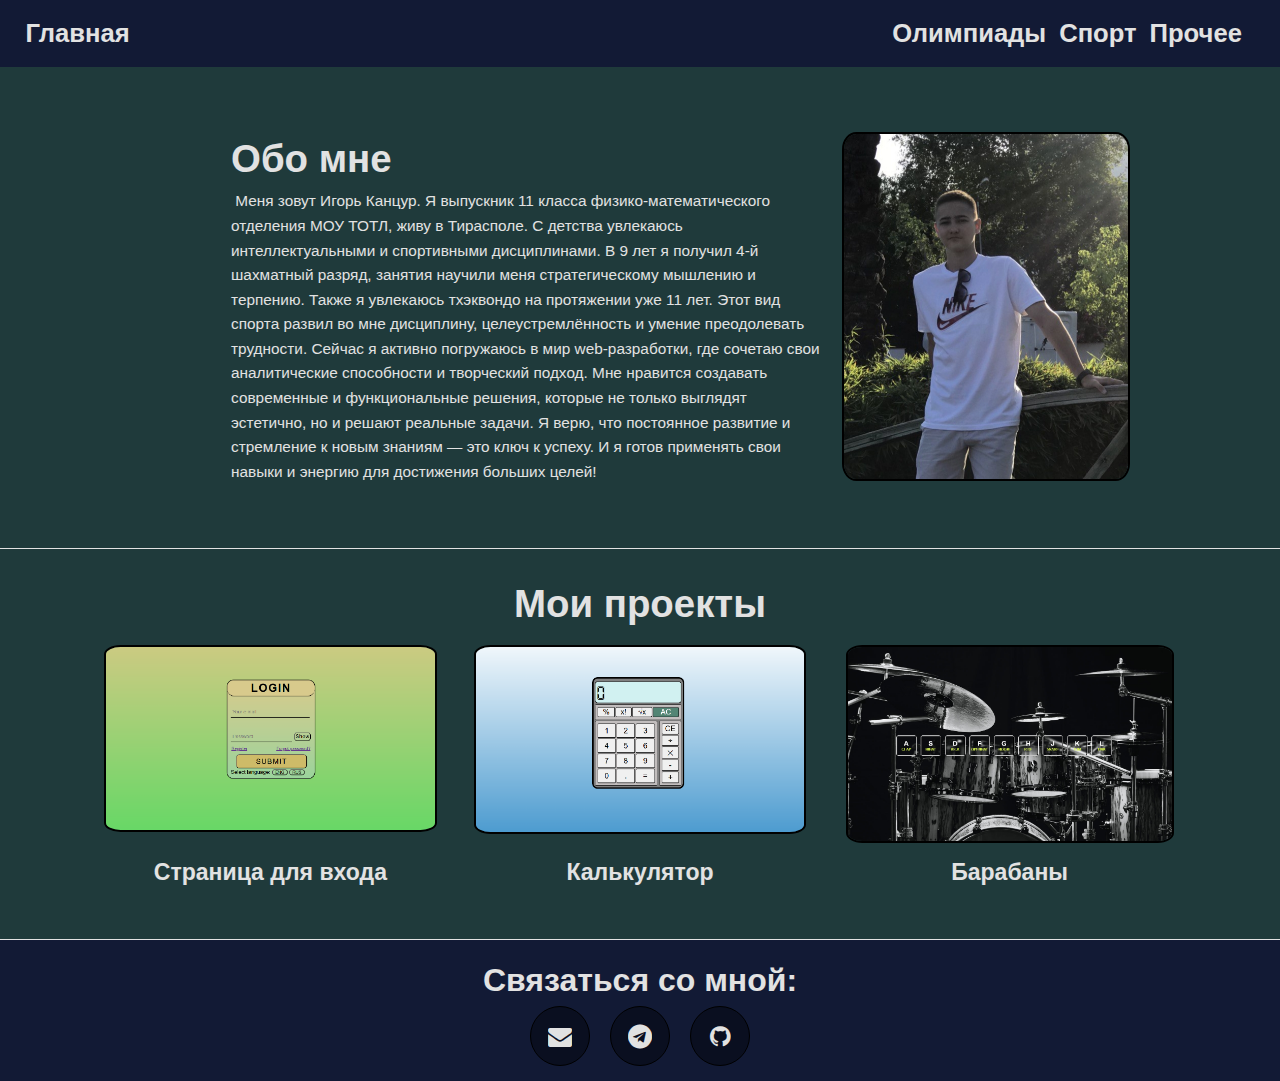
<file: index.html>
<!DOCTYPE html>
<html lang="ru">
<head>
    <meta charset="UTF-8">
    <meta name="viewport" content="width=device-width, initial-scale=1.0">
    <title>Портфолио Канцур Игоря</title>
    <link rel="stylesheet" href="styles/style-i.css">
    <link rel="stylesheet" href="font-awesome-4.7.0/css/font-awesome.min.css">
</head>
<body>
    <header>
        <div class="nav"><a href="index.html">Главная</a></div>
        <div style="display: flex;">
            <div class="nav"><a href="olimpiadi.html">Олимпиады</a></div>
            <div class="nav"><a href="sport.html">Спорт</a></div>
            <div class="nav"><a href="other.html">Прочее</a></div>
        </div>
    </header>
    <main>
        <section id="about">
            <div id="info">
                <h1>Обо мне</h1>
                <div>&nbsp;Меня зовут Игорь Канцур.
                    Я выпускник 11 класса физико-математического отделения МОУ ТОТЛ, живу в Тирасполе. С детства увлекаюсь интеллектуальными и спортивными дисциплинами. В 9 лет я получил 4-й шахматный разряд, занятия научили меня стратегическому мышлению и терпению. Также я увлекаюсь тхэквондо на протяжении уже 11 лет. Этот вид спорта развил во мне дисциплину, целеустремлённость и умение преодолевать трудности.
                    
                    Сейчас я активно погружаюсь в мир web-разработки, где сочетаю свои аналитические способности и творческий подход. Мне нравится создавать современные и функциональные решения, которые не только выглядят эстетично, но и решают реальные задачи.
                    
                    Я верю, что постоянное развитие и стремление к новым знаниям — это ключ к успеху. И я готов применять свои навыки и энергию для достижения больших целей!</div>
            </div>
            <img id="photo" src="images/me.jpg">
        </section>

        <section id="projects">
            <h1>Мои проекты</h1>
            <div id="examples">
                <a class="project-url" href="https://kantsler.github.io/login-page/"><img class="project-image" src="images/examplesofprojects/login-page.png"></a>
                <a class="project-url" href="https://kantsler.github.io/calculator/"><img class="project-image" src="images/examplesofprojects/calculator.png"></a>
                <a class="project-url" href="https://kantsler.github.io/drums/"><img class="project-image" src="images/examplesofprojects/drums.png"></a>
                <div class="project-name">Страница для входа</div>
                <div class="project-name">Калькулятор</div>
                <div class="project-name">Барабаны</div>
            </div>
        </section>
    </main>
    <footer id="contact">
        <div style="font-size: 2.5vmax; font-weight: bolder;">Связаться со мной:</div>
        <div id="logos">
            <a href="mailto:igorkantsur07@gmail.com"><div class="cont-logo mail"><i class="fa fa-envelope" aria-hidden="true"></i></div></a>
            <a href="https://t.me/igorkantsur"><div class="cont-logo telegram"><i class="fa fa-telegram" aria-hidden="true"></i></div></a>
            <a href="https://github.com/Kantsler"><div class="cont-logo github"><i class="fa fa-github" aria-hidden="true"></i></div></a>
        </div>
    </footer>
</body>
</html>
</file>
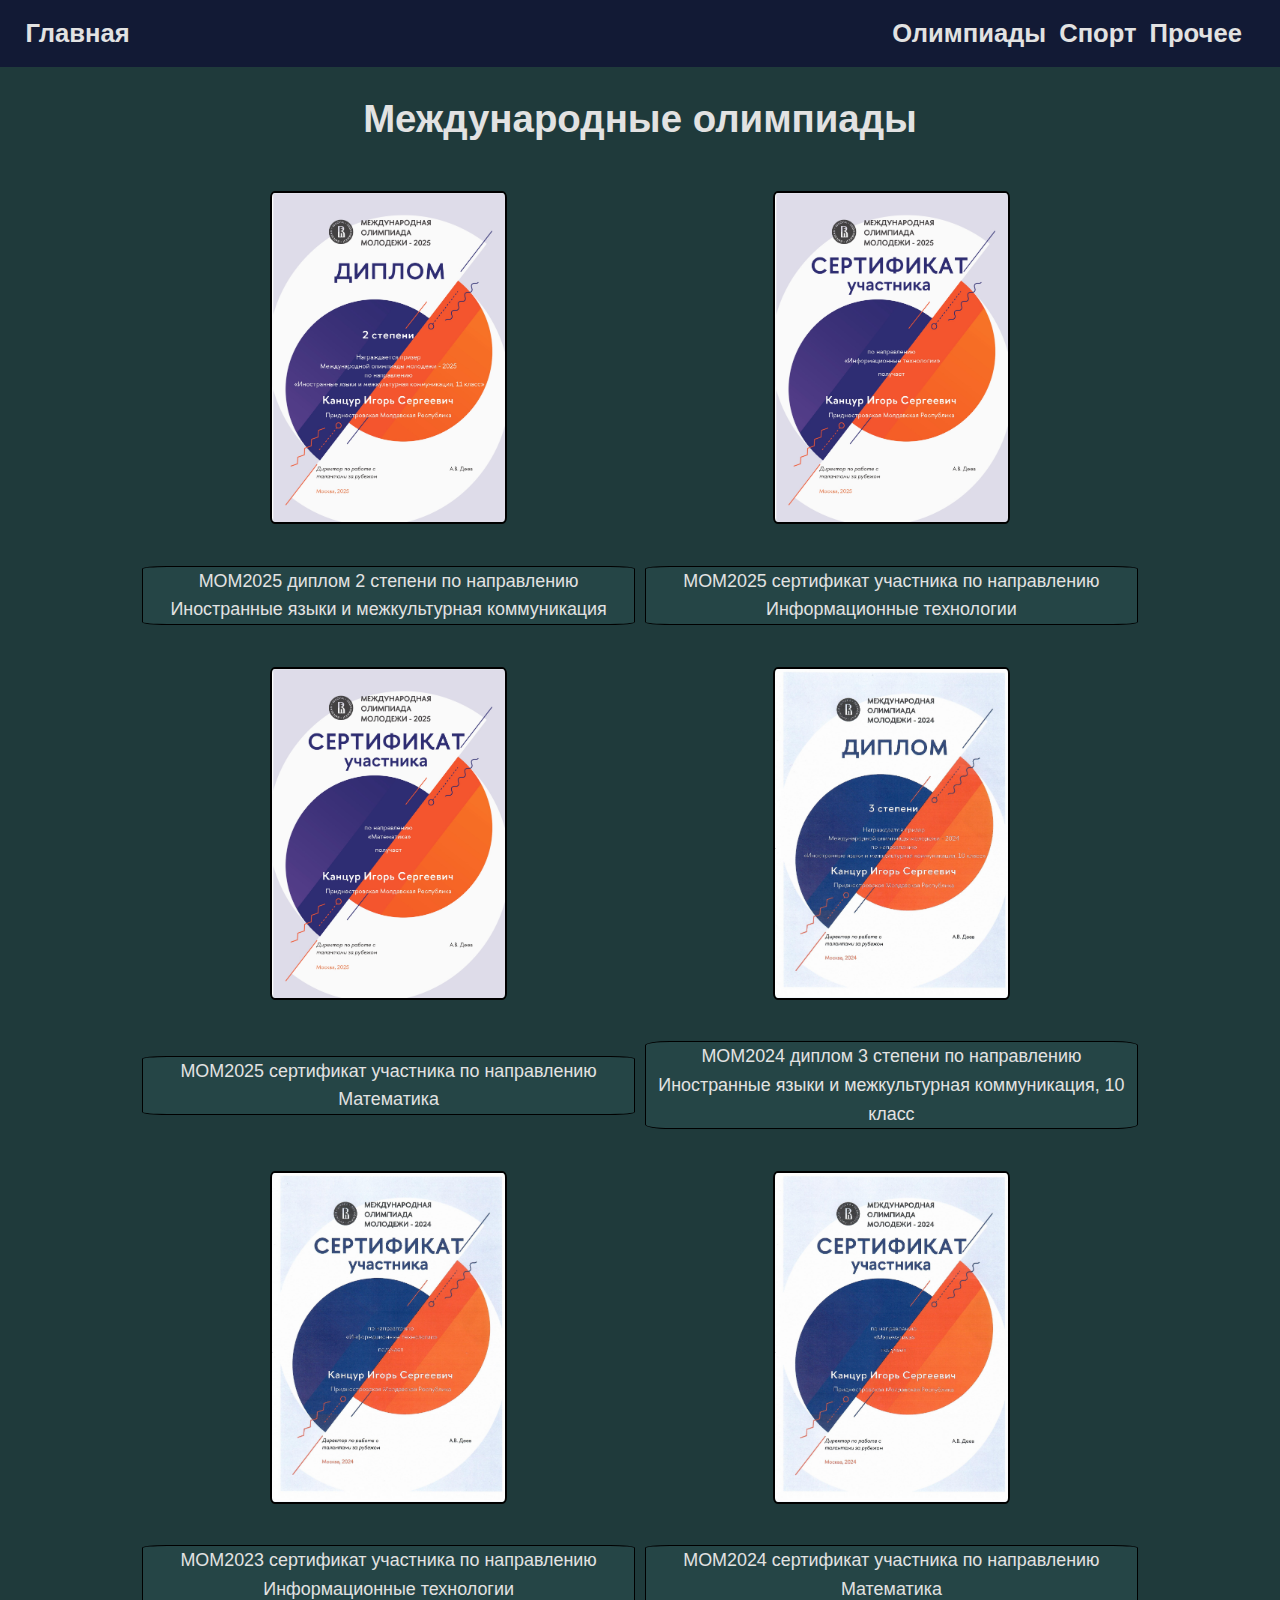
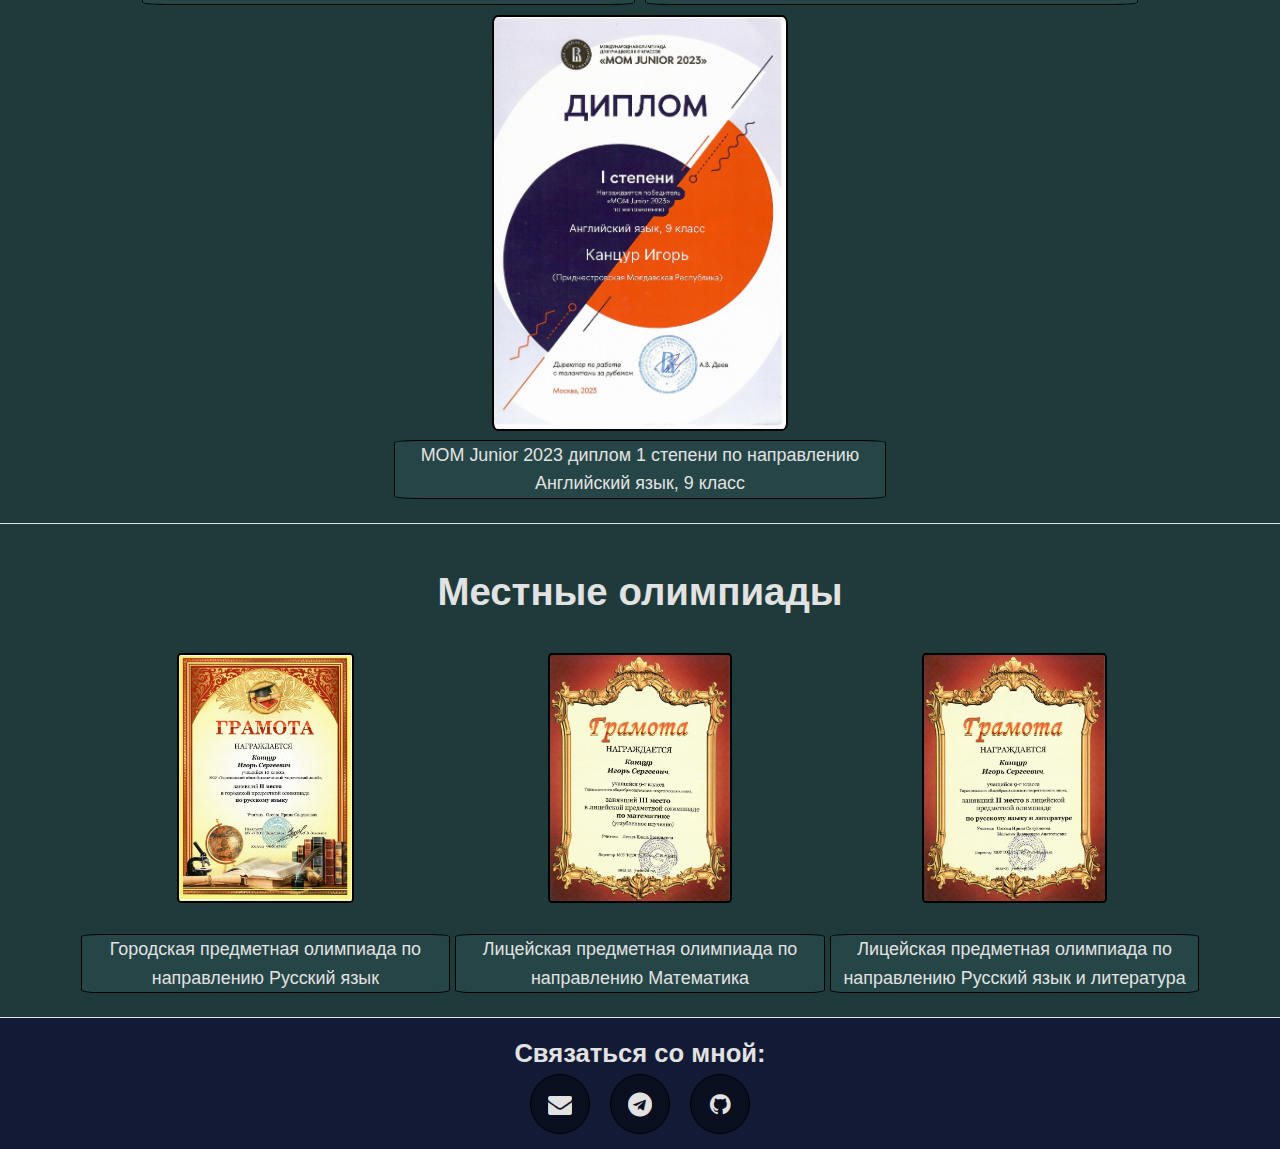
<file: olimpiadi.html>
<!DOCTYPE html>
<html lang="en">
<head>
    <meta charset="UTF-8">
    <meta name="viewport" content="width=device-width, initial-scale=1.0">
    <title>Олимпиады</title>
    <link rel="stylesheet" href="styles/style-o.css">
    <link rel="stylesheet" href="font-awesome-4.7.0/css/font-awesome.min.css">
</head>
<body>
    <header>
        <div class="nav"><a href="index.html">Главная</a></div>
        <div style="display: flex;">
            <div class="nav"><a href="olimpiadi.html">Олимпиады</a></div>
            <div class="nav"><a href="sport.html">Спорт</a></div>
            <div class="nav"><a href="other.html">Прочее</a></div>
        </div>
    </header>

    <main>
        <section id="international">
            <h1>Международные олимпиады</h1>
            <div id="int-ol">
                <img src="images/Международые олимпиады/МОМ2025 диплом 2 степени по направлению Иностранные языки и межкультурная коммуникация_page-0001.jpg">
                <img src="images/Международые олимпиады/МОМ2025 сертификат участника по направлению Информационные технологии_page-0001.jpg">
                <div class="int-ol-name">МОМ2025 диплом 2 степени по направлению Иностранные языки и межкультурная коммуникация</div>
                <div class="int-ol-name">МОМ2025 сертификат участника по направлению Информационные технологии</div>
                <img src="images/Международые олимпиады/МОМ2025 сертификат участника по направлению Математика_page-0001.jpg">
                <img src="images/Международые олимпиады/МОМ2024 диплом 3 степени по направлению Иностранные языки и межкультурная коммуникация, 10 класс_page-0001.jpg">
                <div class="int-ol-name">МОМ2025 сертификат участника по направлению Математика</div>
                <div class="int-ol-name">МОМ2024 диплом 3 степени по направлению Иностранные языки и межкультурная коммуникация, 10 класс</div>
                <img src="images/Международые олимпиады/МОМ2023 сертификат участника по направлению Информационные технологии_page-0001.jpg">
                <img src="images/Международые олимпиады/МОМ2024 сертификат участника по направлению Математика_page-0001.jpg">
                <div class="int-ol-name">МОМ2023 сертификат участника по направлению Информационные технологии</div>
                <div class="int-ol-name">МОМ2024 сертификат участника по направлению Математика</div>
                
            </div>
            <div id="int-ol-outtable">
                <img src="images/Международые олимпиады/МОМ Junior 2023 диплом 1 степени по направлению Английский язык, 9 класс_page-0001.jpg">
                <div class="int-ol-name">МОМ Junior 2023 диплом 1 степени по направлению Английский язык, 9 класс</div>
            </div>
        </section>
        <section id="local">
            <h1>Местные олимпиады</h1>
            <div id="loc-ol">
                <img src="images/Местные олимпиады/Городская предметная олимпиада по направлению Русский язык_page-0001.jpg">
                <img src="images/Местные олимпиады/Лицейская предметная олимпиада по направлению Математика_page-0001.jpg">
                <img src="images/Местные олимпиады/Лицейская предметная олимпиада по направлению Русский язык и литература_page-0001.jpg">
                <div class="loc-ol-name">Городская предметная олимпиада по направлению Русский язык</div>
                <div class="loc-ol-name">Лицейская предметная олимпиада по направлению Математика</div>
                <div class="loc-ol-name">Лицейская предметная олимпиада по направлению Русский язык и литература</div>
            </div>
        </section>
    </main>

    <footer id="contact">
        <div style="font-size: 2vmax; font-weight: bolder;">Связаться со мной:</div>
        <div id="logos">
            <a href="mailto:igorkantsur07@gmail.com"><div class="cont-logo mail"><i class="fa fa-envelope" aria-hidden="true"></i></div></a>
            <a href="https://t.me/igorkantsur"><div class="cont-logo telegram"><i class="fa fa-telegram" aria-hidden="true"></i></div></a>
            <a href="https://github.com/Kantsler"><div class="cont-logo github"><i class="fa fa-github" aria-hidden="true"></i></div></a>
        </div>
    </footer>
</body>
</html>
</file>
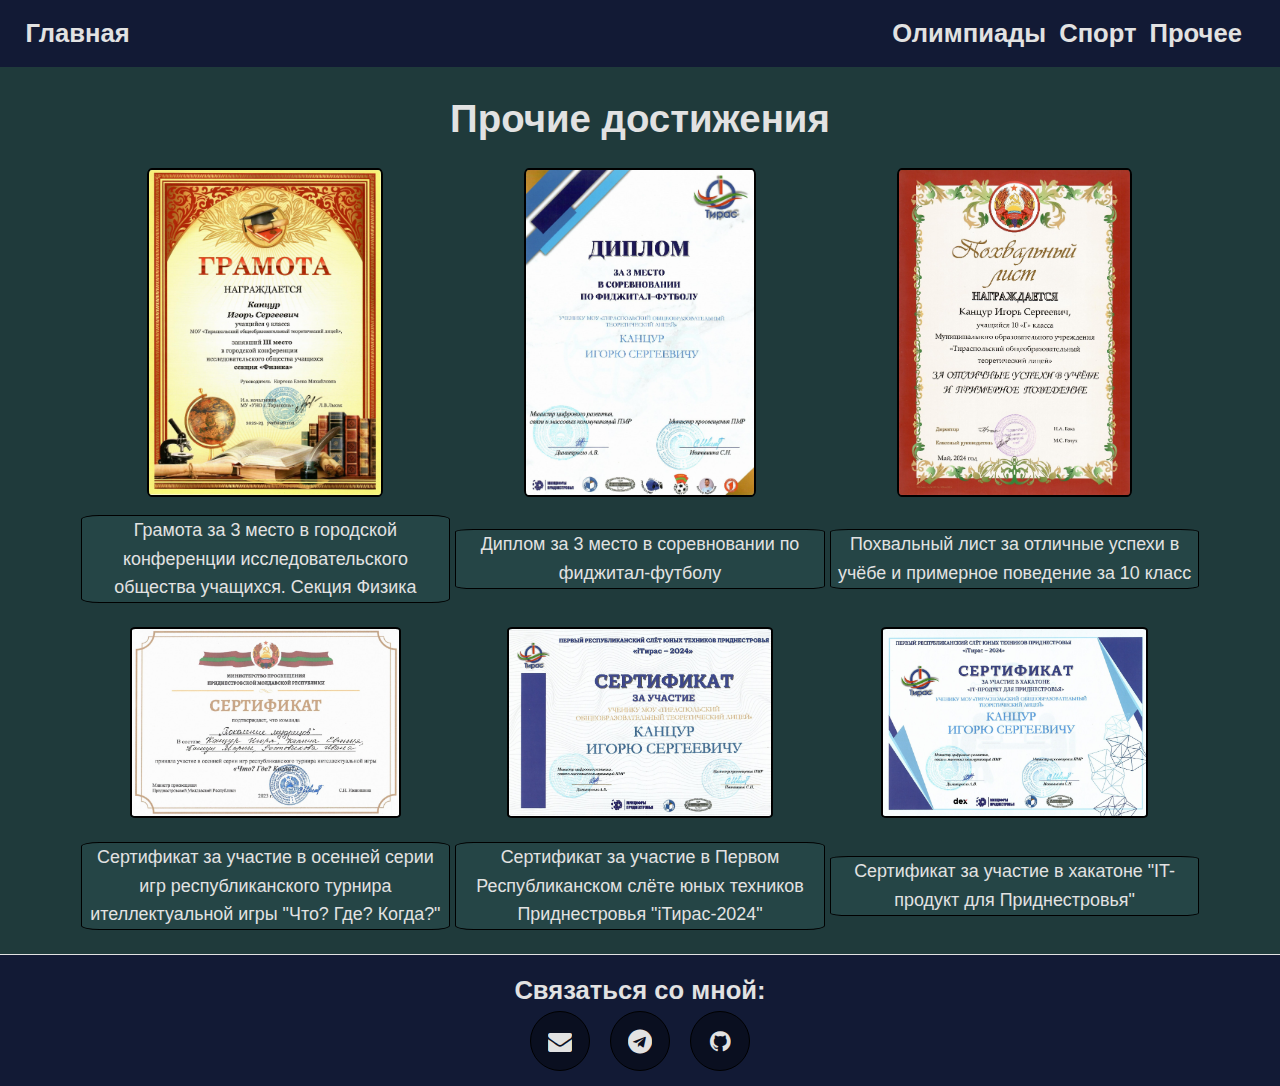
<file: other.html>
<!DOCTYPE html>
<html lang="en">
<head>
    <meta charset="UTF-8">
    <meta name="viewport" content="width=device-width, initial-scale=1.0">
    <title>Олимпиады</title>
    <link rel="stylesheet" href="styles/style-oth.css">
    <link rel="stylesheet" href="font-awesome-4.7.0/css/font-awesome.min.css">
</head>
<body>
    <header>
        <div class="nav"><a href="index.html">Главная</a></div>
        <div style="display: flex;">
            <div class="nav"><a href="olimpiadi.html">Олимпиады</a></div>
            <div class="nav"><a href="sport.html">Спорт</a></div>
            <div class="nav"><a href="other.html">Прочее</a></div>
        </div>
    </header>

    <main>
        <section id="other-achievements">
            <h1>Прочие достижения</h1>
            <div id="oth-ach">
                <img class="image vertical" src="images/Прочие достижения/Грамота за 3 место в городской конференции исследовательского общества учащихся секция Физика_page-0001.jpg" alt="">
                <img class="image vertical" src="images/Прочие достижения/Диплом за 3 место в соревновании по фиджитал-футболу_page-0001.jpg" alt="">
                <img class="image vertical" src="images/Прочие достижения/Похвальный лист за отличные успехи в учёбе и примерное поведение за 10 класс_page-0001.jpg" alt="">
                <div class="ach-name">Грамота за 3 место в городской конференции исследовательского общества учащихся. Cекция Физика</div>
                <div class="ach-name">Диплом за 3 место в соревновании по фиджитал-футболу</div>
                <div class="ach-name">Похвальный лист за отличные успехи в учёбе и примерное поведение за 10 класс</div>
                
                <img class="image horizontal" src="images/Прочие достижения/Сертификат за участие в осенней серии игр республиканского турнира ителлектуальной игры Что Где Когда_page-0001.jpg" alt="">
                <img class="image horizontal" src="images/Прочие достижения/Сертификат за участие в Первом Республиканском слёте юных техников Приднестровья iТирас-2024_page-0001.jpg" alt="">
                <img class="image horizontal" src="images/Прочие достижения/Сертификат за участие в хакатоне IT-продукт для Приднестровья_page-0001.jpg" alt="">
                <div class="ach-name">Сертификат за участие в осенней серии игр республиканского турнира ителлектуальной игры "Что? Где? Когда?"</div>
                <div class="ach-name">Сертификат за участие в Первом Республиканском слёте юных техников Приднестровья "iТирас-2024"</div>
                <div class="ach-name">Сертификат за участие в хакатоне "IT-продукт для Приднестровья"</div>
            </div>
        </section>
    </main>

    <footer id="contact">
        <div style="font-size: 2vmax; font-weight: bolder;">Связаться со мной:</div>
        <div id="logos">
            <a href="mailto:igorkantsur07@gmail.com"><div class="cont-logo mail"><i class="fa fa-envelope" aria-hidden="true"></i></div></a>
            <a href="https://t.me/igorkantsur"><div class="cont-logo telegram"><i class="fa fa-telegram" aria-hidden="true"></i></div></a>
            <a href="https://github.com/Kantsler"><div class="cont-logo github"><i class="fa fa-github" aria-hidden="true"></i></div></a>
        </div>
    </footer>
</body>
</html>
</file>
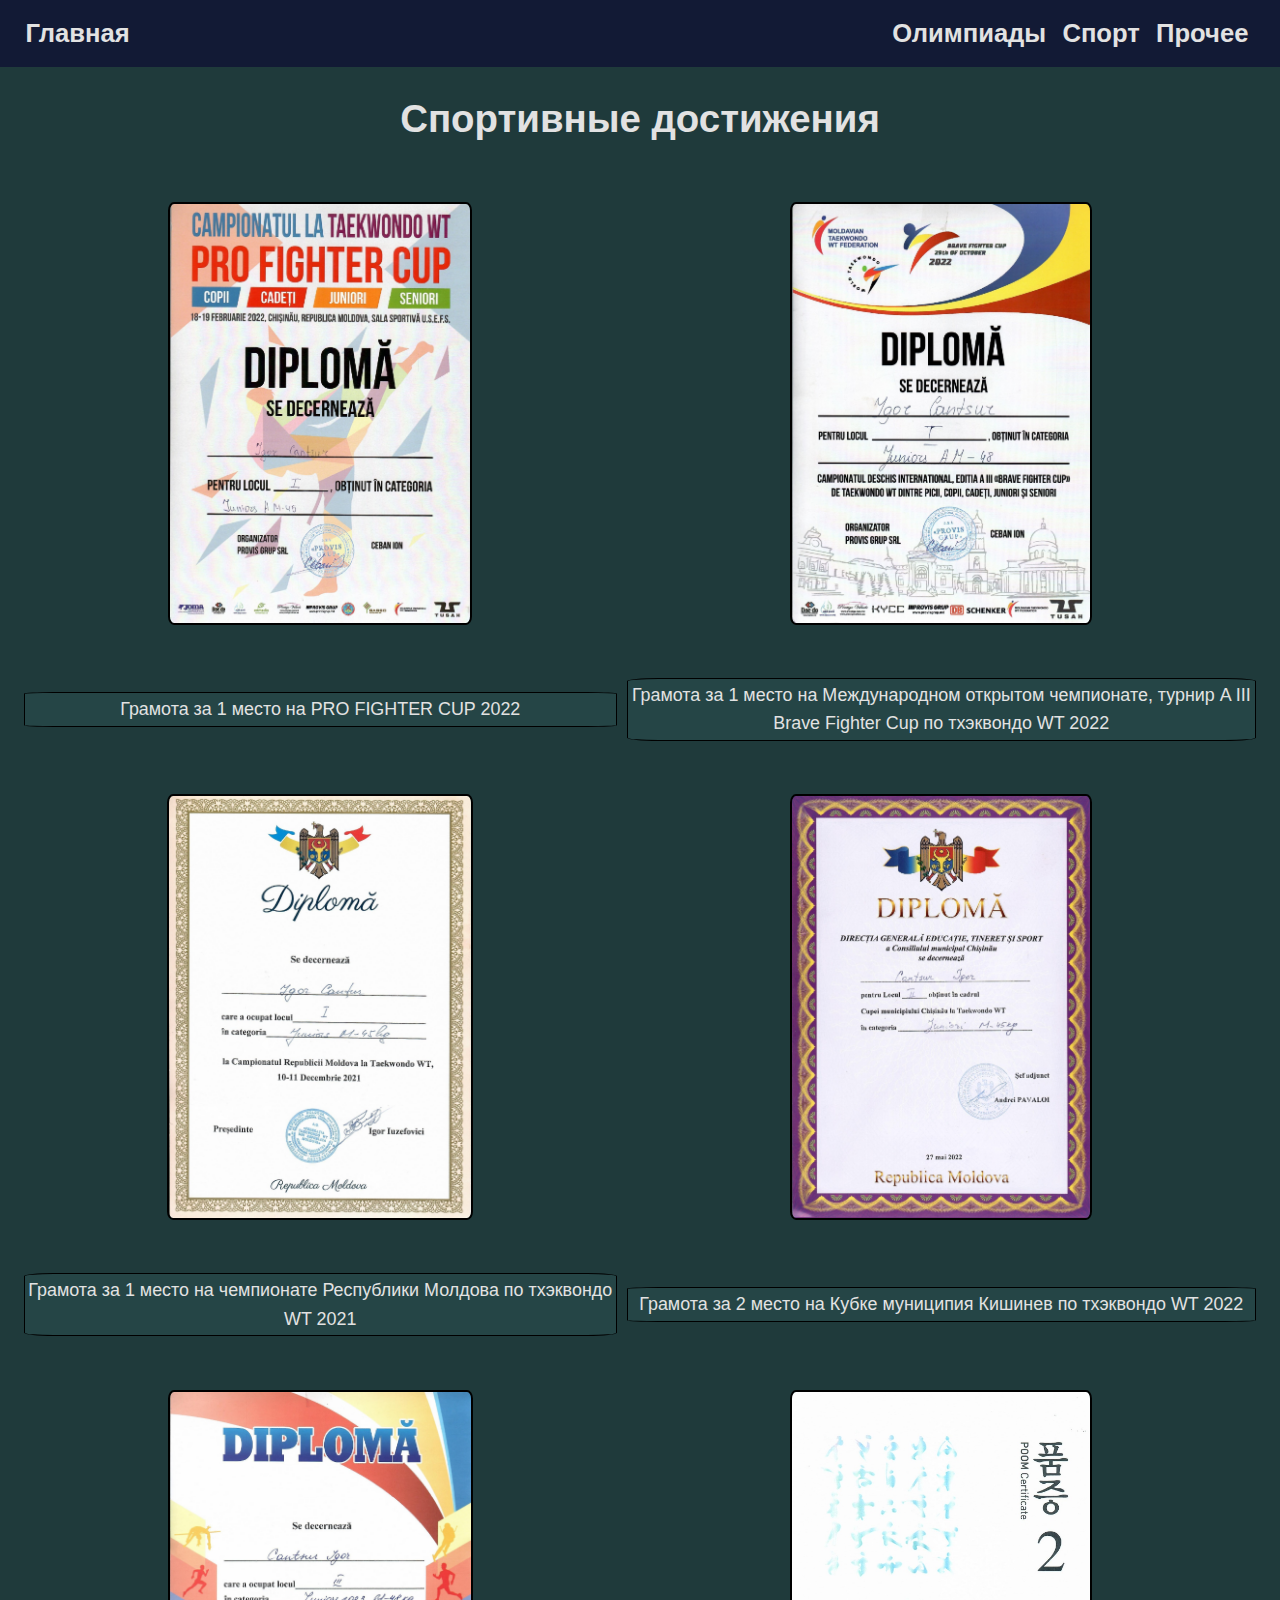
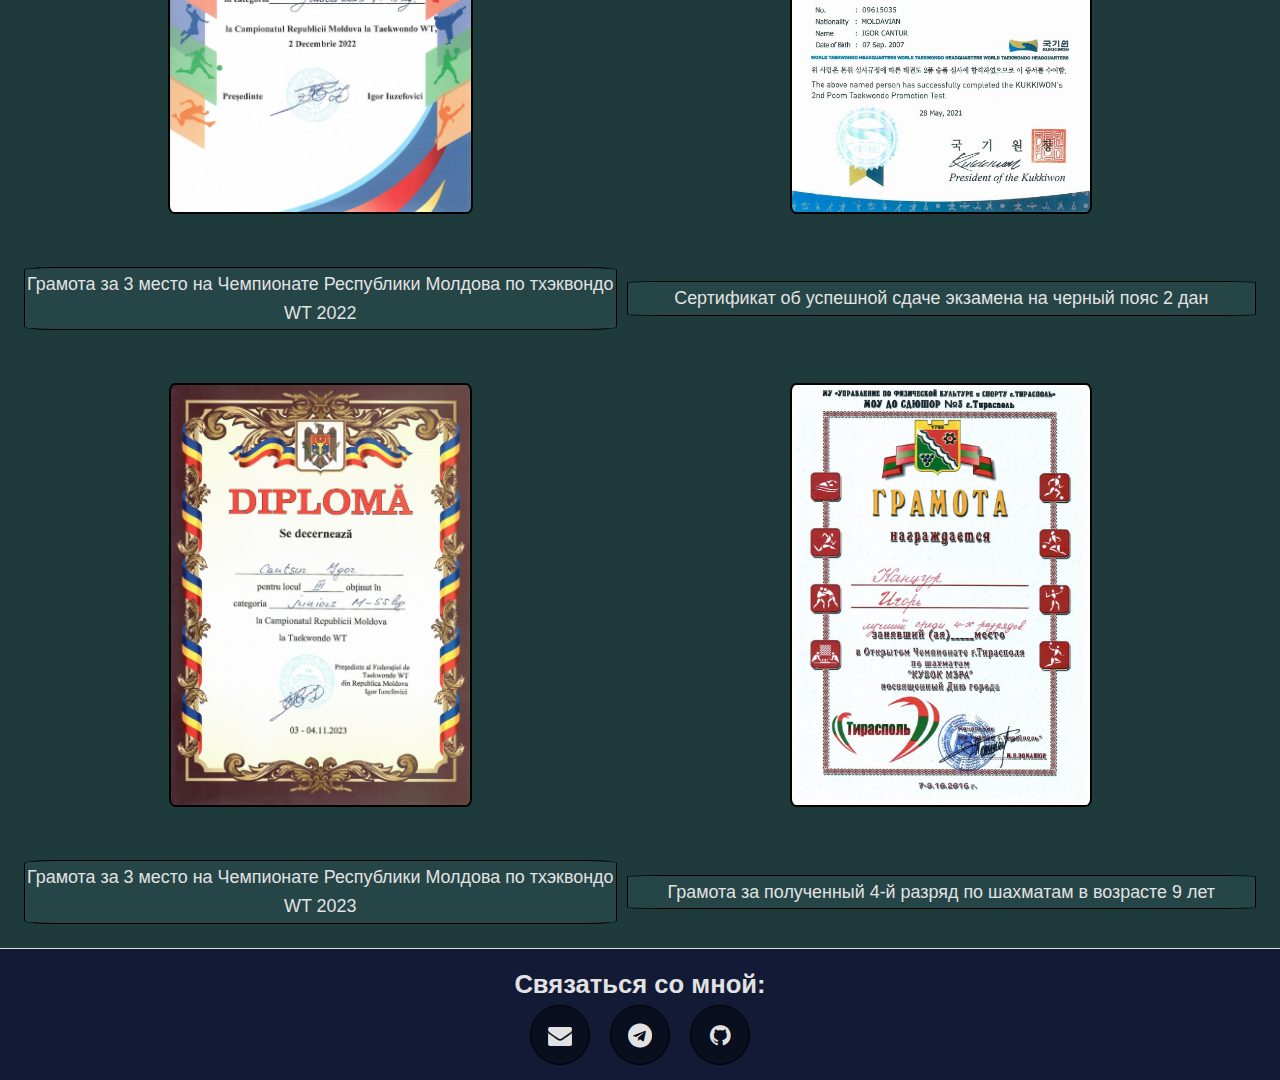
<file: sport.html>
<!DOCTYPE html>
<html lang="en">
<head>
    <meta charset="UTF-8">
    <meta name="viewport" content="width=device-width, initial-scale=1.0">
    <title>Спортивные достижения</title>
    <link rel="stylesheet" href="styles/style-s.css">
    <link rel="stylesheet" href="font-awesome-4.7.0/css/font-awesome.min.css">
</head>
<body>
    <header>
        <div class="nav"><a href="index.html">Главная</a></div>
        <div style="display: flex;">
            <div class="nav"><a href="olimpiadi.html">Олимпиады</a></div>
            <div class="nav"><a href="sport.html">Спорт</a></div>
            <div class="nav"><a href="other.html">Прочее</a></div>
        </div>
    </header>

    <main>
        <section id="sport-achievements">
            <h1>Спортивные достижения</h1>
            <div id="sp-ach">
                <img src="images/Спортивные достижения/Грамота за 1 место на PRO FIGHTER CUP 2022_page-0001.jpg" alt="">
                <img src="images/Спортивные достижения/Грамота за 1 место на Международном открытом чемпионате, турнир A III Brave Fighter Cup по тхэквондо WT 2022_page-0001.jpg" alt="">
                <div class="sp-ach-name">Грамота за 1 место на PRO FIGHTER CUP 2022</div>
                <div class="sp-ach-name">Грамота за 1 место на Международном открытом чемпионате, турнир A III Brave Fighter Cup по тхэквондо WT 2022</div>
                
                <img src="images/Спортивные достижения/Грамота за 1 место на чемпионате Республики Молдова по тхэквондо WT 2021_page-0001.jpg" alt="">
                <img src="images/Спортивные достижения/Грамота за 2 место на Кубке муниципия Кишинев по тхэквондо WT 2022_page-0001.jpg" alt="">
                <div class="sp-ach-name">Грамота за 1 место на чемпионате Республики Молдова по тхэквондо WT 2021</div>
                <div class="sp-ach-name">Грамота за 2 место на Кубке муниципия Кишинев по тхэквондо WT 2022</div>
                 
                <img src="images/Спортивные достижения/Грамота за 3 место на Чемпионате Республики Молдова по тхэквондо WT 2022_page-0001.jpg" alt="">
                <img src="images/Спортивные достижения/2 дан.jpg" alt="">
                <div class="sp-ach-name">Грамота за 3 место на Чемпионате Республики Молдова по тхэквондо WT 2022</div>
                <div class="sp-ach-name">Сертификат об успешной сдаче экзамена на черный пояс 2 дан</div>
                
                <img src="images/Спортивные достижения/Грамота за 3 место на Чемпионате Республики Молдова по тхэквондо WT 2023_page-0001.jpg" alt="">
                <img src="images/Спортивные достижения/Грамота за полученный 4-й разряд по шахматам.jpg" alt="">
                <div class="sp-ach-name">Грамота за 3 место на Чемпионате Республики Молдова по тхэквондо WT 2023</div>
                <div class="sp-ach-name">Грамота за полученный 4-й разряд по шахматам в возрасте 9 лет</div>
            </div>
        </section>
    </main>

    <footer id="contact">
        <div style="font-size: 2vmax; font-weight: bolder;">Связаться со мной:</div>
        <div id="logos">
            <a href="mailto:igorkantsur07@gmail.com"><div class="cont-logo mail"><i class="fa fa-envelope" aria-hidden="true"></i></div></a>
            <a href="https://t.me/igorkantsur"><div class="cont-logo telegram"><i class="fa fa-telegram" aria-hidden="true"></i></div></a>
            <a href="https://github.com/Kantsler"><div class="cont-logo github"><i class="fa fa-github" aria-hidden="true"></i></div></a>
        </div>
    </footer>
</body>
</html>
</file>
<file: styles/style-i.css>
@import url(https://fonts.google.com/specimen/Poppins?query=poppins);
* {
    box-sizing: border-box;
    margin: 0;
    padding: 0;
    font-family: 'Poppins', sans-serif;
}

body {
    display: grid;
    grid-template-rows: auto 1fr auto;
    min-height: 100vh;
    align-items: center;
    justify-content: center;
    background-color: #1f3a3b;
    color: #e2e2e2;
    line-height: 1.6;
}

header {
    display:flex;
    justify-content: space-between;
    padding: 1% 5% 1% 2%;
    background-color: #121a35;
    color: #e2e2e2;
    position:fixed;
    top: 0;
    width: 100%;
    min-height: 5vh;
    align-items: center;
}

main {
    min-height: 90vh;
}

a {
    color: #e2e2e2;
    text-decoration: none;
}

.nav {
    padding-right: 4%;
    font-size: 2vmax;
    transition: 0.3s ease-in-out;
    font-weight: bolder;
}

.nav:hover {
    transform: scale(1.05);
}

h1 {
    font-size: 3vmax;
}

section {
    display: flex;
    padding: 1.5rem;
    border-bottom: 1px solid #e2e2e2;
    justify-content: center;
}

#about {
    display: flex;
    justify-content: center;
    align-items: center;
    width: 100%;
    height: 100%;
    padding: 10% 5% 5% 5%;
}

#info {
    font-size: 1.2vmax;
    width: 60%;
    padding-left: 7%;
    padding-right: 20px;
}

#photo {
    max-height: 25%;
    max-width: 25%;
    border: 2px black solid;
    border-radius: 5%;
}

#projects {
    display: block;
    text-align: center;
    padding-bottom: 3%;
}

#examples {
    display: grid;
    grid-template-rows: auto auto;
    grid-template-columns: repeat(3, 30%);
    justify-content: center;
    margin-bottom: 10px;
    margin-top: 10px;
}

.project-image {
    border: 2px solid black;
    border-radius: 5%;   
    max-height: 95%;
    max-width: 90%;
    justify-self: center;
    align-self: center;
    transition: 0.15s ease-in;
}

.project-image:hover {
    transform: scale(1.07);
}

.project-name {
    font-size: 1.8vmax;
    font-weight: 600;
}

#contact {
    width: 100%;
    text-align: center;
    background-color: #121a35;
    color: #e2e2e2;
    bottom: 0;
    padding: 15px 0 15px 0;
    min-height: 5vh;
}

.cont-logo {
    display: flex;
    align-items: center;
    justify-content: center;
    background-color: #0a0f20;
    border: 1px solid black;
    border-radius: 50%;
    padding: 5px;
    height: 60px;
    width: 60px;
    cursor:pointer;
    margin: 0 10px 0 10px;
    transition: 0.2s ease-in-out;
}


.cont-logo:hover {
    transform: scale(1.1);
    background-color: #17285e;
}

#logos {
    display: flex;
    justify-content: center;
    align-items: center;
}

.fa {
    transform: scale(1.5);
}

@media only screen and (max-width:500px) {
    #about {
        padding: 10% 2% 5% 2%;
    }
    
    #info {
        font-size: 1.1vmax;
        width: 70%;
        padding-left: 4%;
        padding-right: 14px;
    }
    
    #photo {
        max-height: 50%;
        max-width: 50%;
        border: 2px black solid;
        border-radius: 5%;
    }
}
</file>
<file: styles/style-o.css>
@import url(https://fonts.google.com/specimen/Poppins?query=poppins);
* {
    box-sizing: border-box;
    margin: 0;
    padding: 0;
    font-family: 'Poppins', sans-serif;
}

body {
    display: grid;
    grid-template-rows: auto 1fr auto;
    min-height: 100vh;
    align-items: center;
    justify-content: center;
    background-color: #1f3a3b;
    color: #e2e2e2;
    line-height: 1.6;
}

section {
    display: flex;
    padding: 1.5rem;
    border-bottom: 1px solid #e2e2e2;
    justify-content: center;
    width: 100%;
}

header {
    display:flex;
    justify-content: space-between;
    padding: 1% 5% 1% 2%;
    background-color: #121a35;
    color: #e2e2e2;
    position:fixed;
    top: 0;
    width: 100%;
    min-height: 5vh;
    align-items: center;
}

main {
    min-height: 90vh;
}

a {
    color: #e2e2e2;
    text-decoration: none;
}

.nav {
    padding-right: 4%;
    font-size: 2vmax;
    transition: 0.3s ease-in-out;
    font-weight: bolder;
}

.nav:hover {
    transform: scale(1.05);
}

h1 {
    font-size: 3vmax;
}

section {
    text-align: center;
    display: flex;
    padding: 1.5rem;
    border-bottom: 1px solid #e2e2e2;
    justify-content: center;
}

#international {
    max-height: auto;
    margin-top: 5%;
    display: grid;
    grid-template-rows: auto 1fr;
    justify-content: center;
    align-items: start;
}

#int-ol {
    display: grid;
    justify-content: center;
    align-items: center;
    grid-template-columns: repeat(2, 40%);
    grid-template-rows: repeat(6, auto);
    font-size: 1.4vmax;
    column-gap: 10px;
    max-height: 100%;
    margin-bottom: 0;
    padding:0;
}

#int-ol-outtable {
    justify-self: center;
    justify-content: center;
    align-items: center;
    height: auto;
    width: 40%;
    font-size: 1.4vmax;
    margin-bottom: 0;
    margin-top: 10px;
    padding:0;
}

img {
    max-width: 60%;
    max-height: 80%;
    align-self: center;
    justify-self: center;
    margin: 0;
    padding: 0;
    border: 2px solid black;
    border-radius: 2%;
}

.int-ol-name {
    background-color:#254546;
    border: 1px solid black;
    border-radius: 5%;
    margin: 0;
}

#local {
    max-height: auto;
    margin-top: 1%;
    display: grid;
    grid-template-rows: auto 1fr;
    justify-content: center;
    align-items: start;
}

#loc-ol {
    display: grid;
    justify-content: center;
    align-items: center;
    grid-template-columns: repeat(3, 30%);
    grid-template-rows: repeat(2, auto);
    font-size: 1.4vmax;
    column-gap: 5px;
    max-height: 100%;
    margin-bottom: 0;
    padding:0;
}

.loc-ol-name {
    background-color:#254546;
    border: 1px solid black;
    border-radius: 5%;
    margin: 0;
}

#contact {
    width: 100%;
    text-align: center;
    background-color: #121a35;
    color: #e2e2e2;
    bottom: 0;
    padding: 15px 0 15px 0;
    min-height: 5vh;
}

.cont-logo {
    display: flex;
    align-items: center;
    justify-content: center;
    background-color: #0a0f20;
    border: 1px solid black;
    border-radius: 50%;
    padding: 5px;
    height: 60px;
    width: 60px;
    cursor:pointer;
    margin: 0 10px 0 10px;
    transition: 0.2s ease-in-out;
}

.cont-logo:hover {
    transform: scale(1.1);
    background-color: #17285e;
}

#logos {
    display: flex;
    justify-content: center;
    align-items: center;
}

.fa {
    transform: scale(1.5);
}
</file>
<file: styles/style-oth.css>
@import url(https://fonts.google.com/specimen/Poppins?query=poppins);
* {
    box-sizing: border-box;
    margin: 0;
    padding: 0;
    font-family: 'Poppins', sans-serif;
}

body {
    display: grid;
    grid-template-rows: auto 1fr auto;
    min-height: 100vh;
    align-items: center;
    justify-content: center;
    background-color: #1f3a3b;
    color: #e2e2e2;
    line-height: 1.6;
}

section {
    display: flex;
    padding: 1.5rem;
    border-bottom: 1px solid #e2e2e2;
    justify-content: center;
    width: 100%;
}

header {
    display:flex;
    justify-content: space-between;
    padding: 1% 5% 1% 2%;
    background-color: #121a35;
    color: #e2e2e2;
    position:fixed;
    top: 0;
    width: 100%;
    min-height: 5vh;
    align-items: center;
}

main {
    min-height: 90vh;
}

a {
    color: #e2e2e2;
    text-decoration: none;
}

.nav {
    padding-right: 4%;
    font-size: 2vmax;
    transition: 0.3s ease-in-out;
    font-weight: bolder;
}

.nav:hover {
    transform: scale(1.05);
}

h1 {
    font-size: 3vmax;
}

section {
    text-align: center;
    display: flex;
    padding: 1.5rem;
    border-bottom: 1px solid #e2e2e2;
    justify-content: center;
}

.image {
    align-self: center;
    justify-self: center;
    margin: 0;
    padding: 0;
    border: 2px solid black;
    border-radius: 2%;
}

.vertical {
    max-width: 70%;
    max-height: 90%;
}

.horizontal {
    max-width: 90%;
    max-height: 80%;
}

#other-achievements{
    max-height: auto;
    margin-top: 5%;
    display: grid;
    grid-template-rows: auto 1fr;
    justify-content: center;
    align-items: start;
}

#oth-ach {
    display: grid;
    justify-content: center;
    align-items: center;
    grid-template-columns: repeat(3, 30%);
    grid-template-rows: repeat(4, auto);
    font-size: 1.4vmax;
    column-gap: 5px;
    max-height: 100%;
    margin-bottom: 0;
    padding:0;
}

.ach-name {
    background-color:#254546;
    border: 1px solid black;
    border-radius: 5%;
    margin: 0;
}


#contact {
    width: 100%;
    text-align: center;
    background-color: #121a35;
    color: #e2e2e2;
    bottom: 0;
    padding: 15px 0 15px 0;
    min-height: 5vh;
}

.cont-logo {
    display: flex;
    align-items: center;
    justify-content: center;
    background-color: #0a0f20;
    border: 1px solid black;
    border-radius: 50%;
    padding: 5px;
    height: 60px;
    width: 60px;
    cursor:pointer;
    margin: 0 10px 0 10px;
    transition: 0.2s ease-in-out;
}

.cont-logo:hover {
    transform: scale(1.1);
    background-color: #17285e;
}

#logos {
    display: flex;
    justify-content: center;
    align-items: center;
}

.fa {
    transform: scale(1.5);
}
</file>
<file: styles/style-s.css>
@import url(https://fonts.google.com/specimen/Poppins?query=poppins);
* {
    box-sizing: border-box;
    margin: 0;
    padding: 0;
    font-family: 'Poppins', sans-serif;
}

body {
    display: grid;
    grid-template-rows: auto 1fr auto;
    min-height: 100vh;
    align-items: center;
    justify-content: center;
    background-color: #1f3a3b;
    color: #e2e2e2;
    line-height: 1.6;
}

section {
    display: flex;
    padding: 1.5rem;
    border-bottom: 1px solid #e2e2e2;
    justify-content: center;
    width: 100%;
}

header {
    display:flex;
    justify-content: space-between;
    padding: 1% 5% 1% 2%;
    background-color: #121a35;
    color: #e2e2e2;
    position:fixed;
    top: 0;
    width: 100%;
    min-height: 5vh;
    align-items: center;
}

main {
    min-height: 90vh;
}

a {
    color: #e2e2e2;
    text-decoration: none;
}

.nav {
    padding-right: 5%;
    font-size: 2vmax;
    transition: 0.3s ease-in-out;
    font-weight: bolder;
}

.nav:hover {
    transform: scale(1.05);
}

h1 {
    font-size: 3vmax;
}

#sport-achievements {
    margin-top: 5%;
    display: grid;
    grid-template-rows: 1fr auto;
    justify-content: center;
    align-items: start;
    max-height: auto;
    text-align: center;
}

#sp-ach {
    display:grid;
    justify-content: center;
    align-items: center;
    grid-template-columns: repeat(2, auto);
    grid-template-rows: repeat(16, auto);
    font-size: 1.4vmax;
    column-gap: 10px;
    max-height: 100%;
    margin-bottom: 0;
    padding:0;
}

img{
    max-width: 60%;
    max-height: 80%;
    align-self: center;
    justify-self: center;
    margin: 0;
    padding: 0;
    border: 2px solid black;
    border-radius: 2%;
}

.sp-ach-name {
    background-color:#254546;
    border: 1px solid black;
    border-radius: 5%;
    margin: 0;
    padding: 2px;
}


#contact {
    width: 100%;
    text-align: center;
    background-color: #121a35;
    color: #e2e2e2;
    bottom: 0;
    padding: 15px 0 15px 0;
    min-height: 5vh;
}

.cont-logo {
    display: flex;
    align-items: center;
    justify-content: center;
    background-color: #0a0f20;
    border: 1px solid black;
    border-radius: 50%;
    padding: 5px;
    height: 60px;
    width: 60px;
    cursor:pointer;
    margin: 0 10px 0 10px;
    transition: 0.2s ease-in-out;
}

.cont-logo:hover {
    transform: scale(1.1);
    background-color: #17285e;
}

#logos {
    display: flex;
    justify-content: center;
    align-items: center;
}

.fa {
    transform: scale(1.5);
}
</file>
